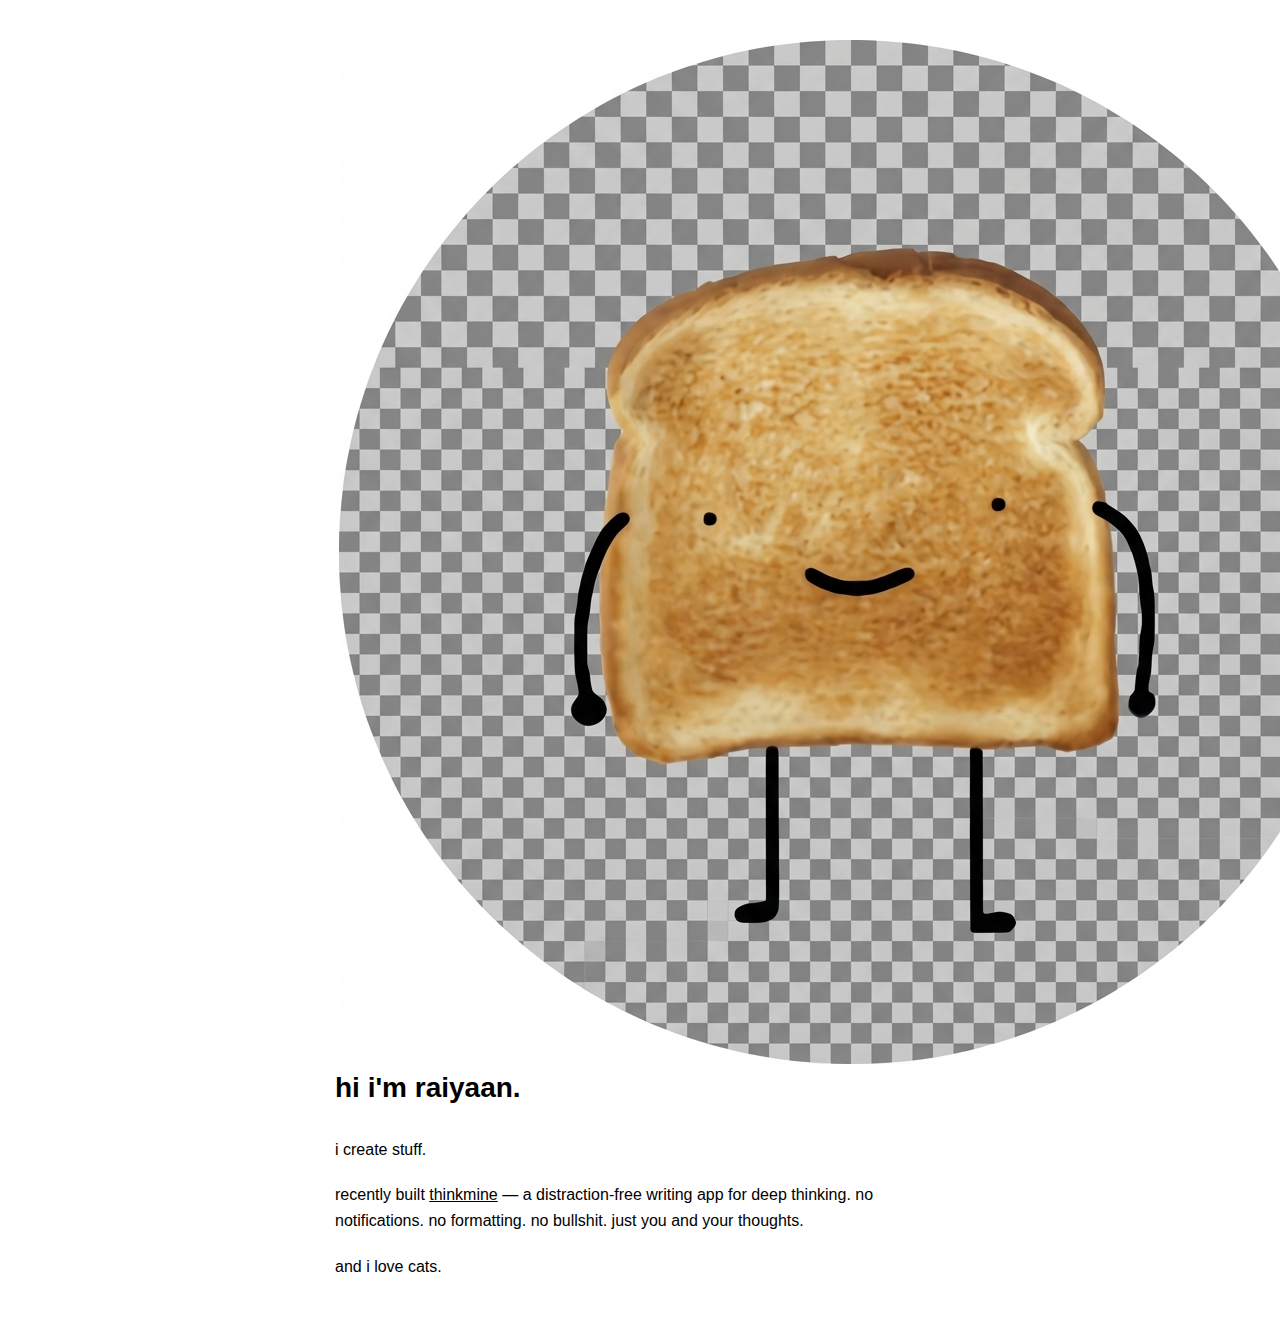
<file: index.html>
<!DOCTYPE html>
<html lang="en">

<head>
    <meta charset="UTF-8">
    <meta name="viewport" content="width=device-width, initial-scale=1.0">
    <title>raiyaan</title>
    <meta name="description" content="hi i'm raiyaan. i build things.">
    <link rel="stylesheet" href="style.css">

    <!-- Google Analytics -->
    <script async src="https://www.googletagmanager.com/gtag/js?id=G-81150PKN2F"></script>
    <script>
        window.dataLayer = window.dataLayer || [];
        function gtag() { dataLayer.push(arguments); }
        gtag('js', new Date());
        gtag('config', 'G-81150PKN2F');
    </script>
</head>

<body>
    <nav>
        <a href="/" class="logo-link"><img src="logo.png" alt="raiyaan logo" class="logo"></a>
        <a href="/">home</a>
        <a href="/thinkmine">thinkmine</a>
    </nav>

    <main>
        <h1>hi i'm raiyaan.</h1>

        <p>i create stuff.</p>

        <p>recently built <a href="/thinkmine">thinkmine</a> — a distraction-free writing app for deep thinking. no
            notifications. no formatting. no bullshit. just you and your thoughts.</p>

        <p>and i love cats.</p>
    </main>

    <script src="script.js"></script>
</body>

</html>
</file>
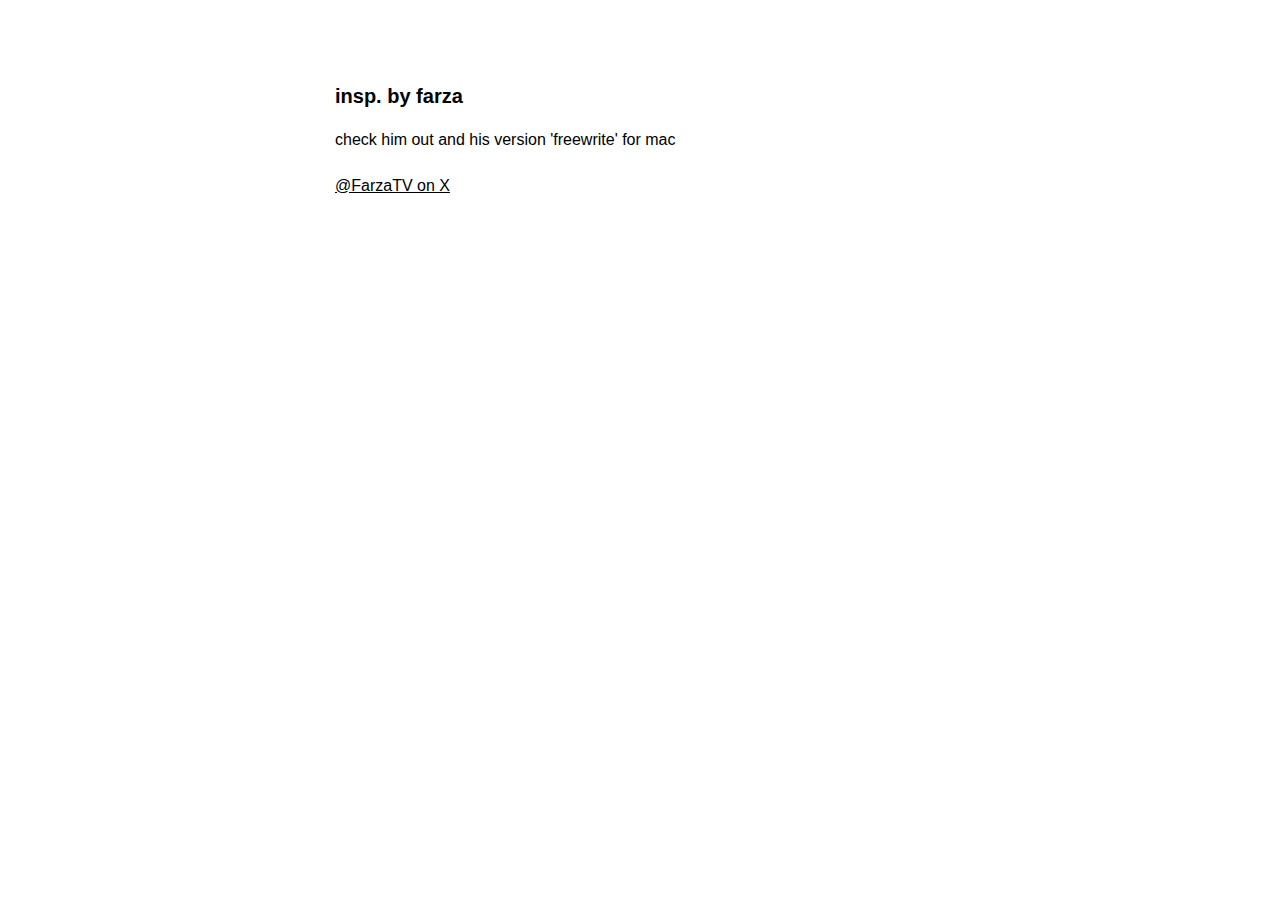
<file: thinkmine/index.html>
<!DOCTYPE html>
<html lang="en">

<head>
    <meta charset="UTF-8">
    <meta name="viewport" content="width=device-width, initial-scale=1.0">
    <title>thinkmine - distraction-free writing</title>
    <meta name="description"
        content="a minimalist writing app for deep thinking. no distractions. just you and your thoughts.">
    <link rel="stylesheet" href="../style.css">
</head>

<body>
    <h2>insp. by farza</h2>
    <p>check him out and his version 'freewrite' for mac</p>
    <p><a href="https://x.com/FarzaTV" target="_blank">@FarzaTV on X</a></p>
    </main>

    <script src="../script.js"></script>
</body>

</html>
</file>
<file: style.css>
* {
    margin: 0;
    padding: 0;
    box-sizing: border-box;
}

body {
    font-family: -apple-system, BlinkMacSystemFont, 'Segoe UI', Roboto, 'Helvetica Neue', Arial, sans-serif;
    line-height: 1.6;
    color: #000;
    background: #fff;
    padding: 40px 20px;
    max-width: 650px;
    margin: 0 auto;
}

.header-container {
    margin-bottom: 60px;
}

.site-identity {
    display: flex;
    align-items: center;
    gap: 20px;
    margin-bottom: 30px;
}

.icon-logo {
    width: 80px;
    /* Large and clear */
    height: auto;
    display: block;
    filter: drop-shadow(0 2px 4px rgba(0, 0, 0, 0.1));
    /* Small pop */
}

.site-name {
    font-size: 24px;
    font-weight: 600;
    color: #000;
    letter-spacing: -0.02em;
}

nav {
    display: flex;
    gap: 20px;
    padding-left: 4px;
    /* Align slightly with the text above */
}

nav a {
    color: #000;
    text-decoration: none;
    font-size: 14px;
}

nav a:hover {
    text-decoration: underline;
}

h1 {
    font-size: 28px;
    font-weight: 600;
    margin-bottom: 30px;
    line-height: 1.3;
}

h2 {
    font-size: 20px;
    font-weight: 600;
    margin-top: 40px;
    margin-bottom: 15px;
}

p {
    margin-bottom: 20px;
    font-size: 16px;
}

a {
    color: #000;
    text-decoration: underline;
}

a:hover {
    opacity: 0.6;
}

ul {
    margin-left: 20px;
    margin-bottom: 20px;
}

li {
    margin-bottom: 8px;
    font-size: 16px;
}

code {
    background: #f5f5f5;
    padding: 2px 6px;
    border-radius: 3px;
    font-family: 'Courier New', monospace;
    font-size: 14px;
}

blockquote {
    border-left: 3px solid #000;
    padding-left: 20px;
    margin: 30px 0;
    font-style: italic;
    opacity: 0.8;
}

/* Email Form */
#email-form {
    margin-top: 30px;
    display: flex;
    gap: 10px;
}

#email-form input {
    flex: 1;
    padding: 10px 15px;
    border: 1px solid #000;
    border-radius: 4px;
    font-size: 14px;
    font-family: inherit;
}

#email-form button {
    padding: 10px 20px;
    background: #000;
    color: #fff;
    border: none;
    border-radius: 4px;
    cursor: pointer;
    font-size: 14px;
    font-family: inherit;
}

#email-form button:hover {
    opacity: 0.8;
}

/* Download Section */
.download-section {
    margin: 40px 0;
    text-align: center;
}

.download-btn {
    display: inline-block;
    padding: 15px 30px;
    background: #000;
    color: #fff;
    text-decoration: none;
    border-radius: 6px;
    font-size: 16px;
    font-weight: 500;
    transition: opacity 0.2s;
}

.download-btn:hover {
    opacity: 0.8;
}

.version {
    margin-top: 10px;
    font-size: 14px;
    opacity: 0.6;
}

/* Mobile */
@media (max-width: 600px) {
    body {
        padding: 30px 15px;
    }

    h1 {
        font-size: 24px;
    }

    #email-form {
        flex-direction: column;
    }
}
</file>
